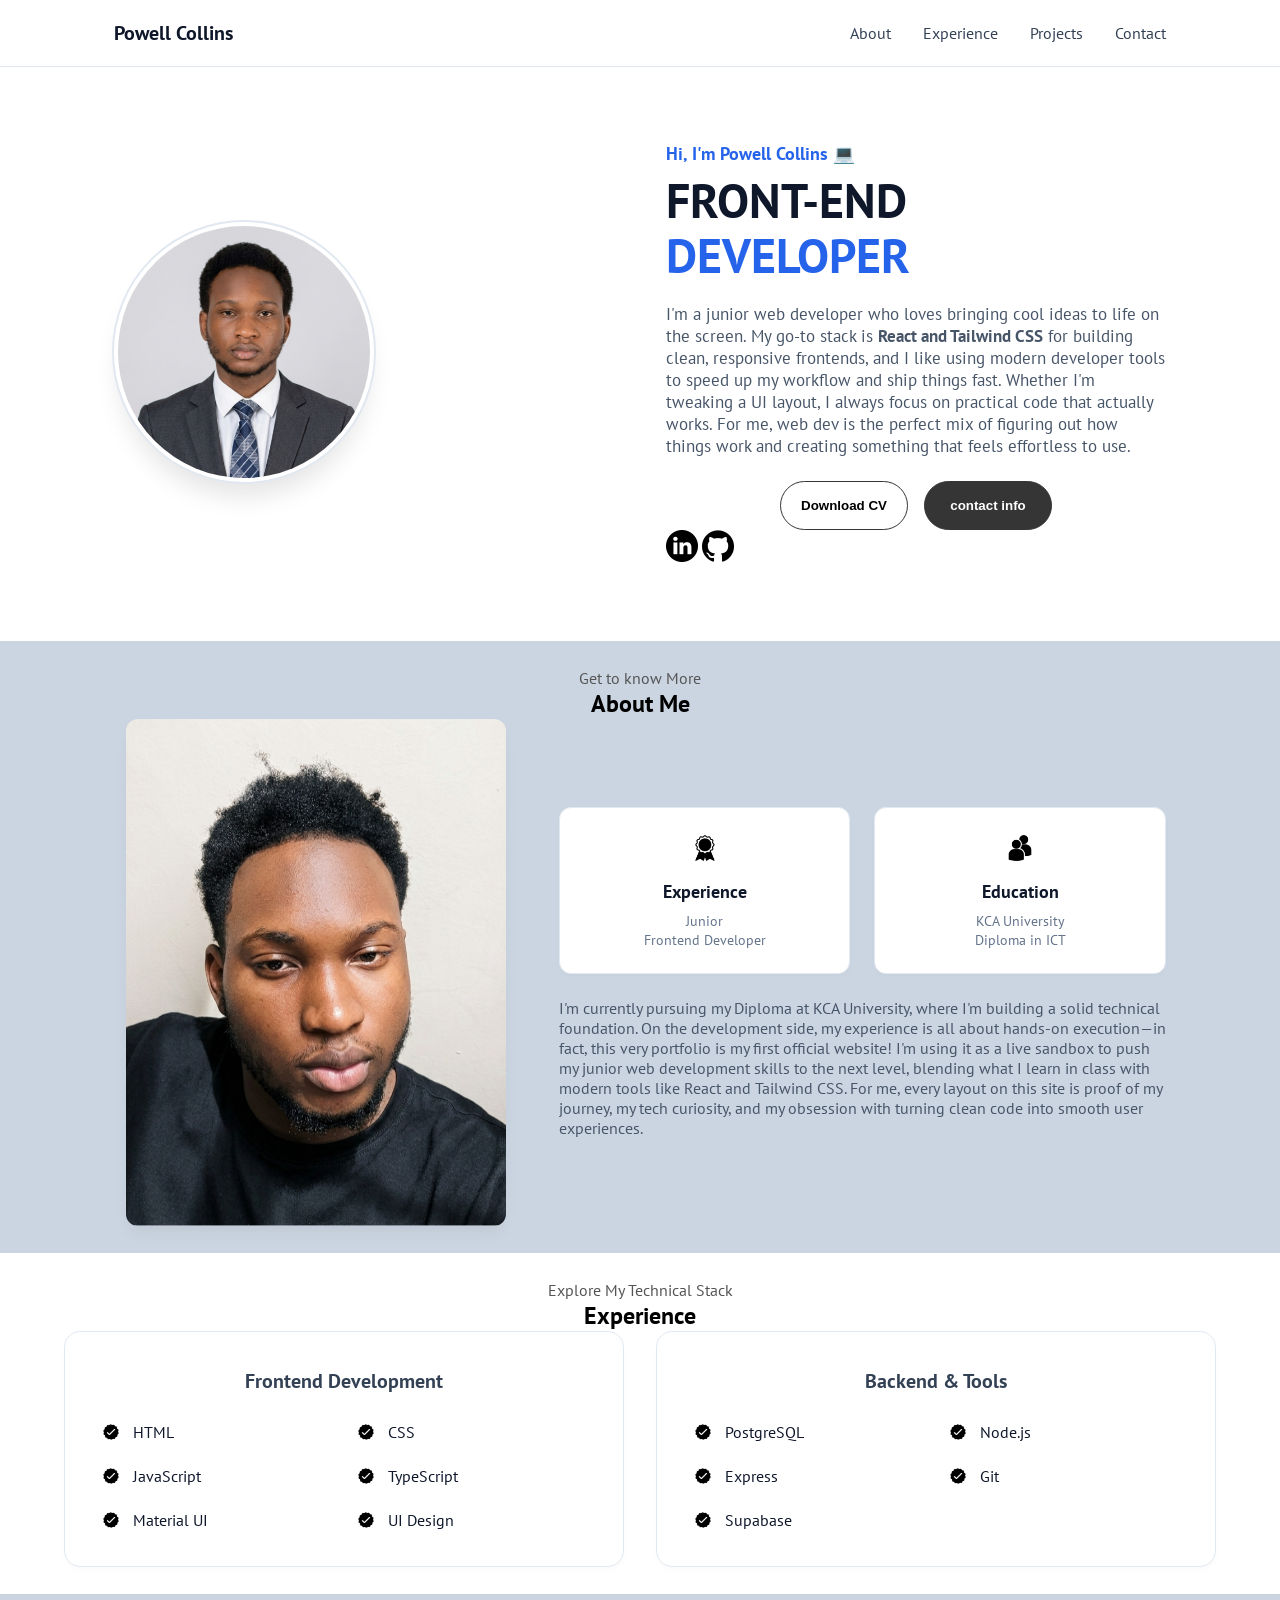
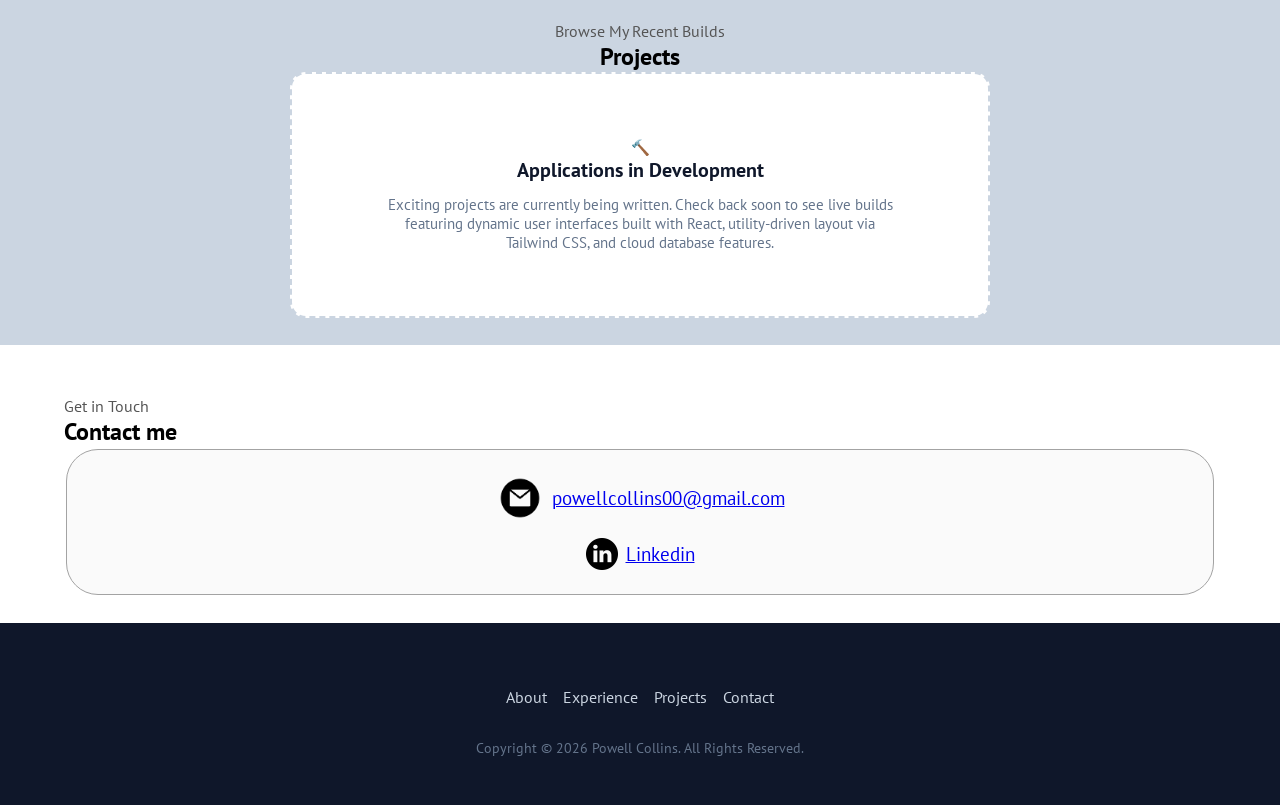
<file: index.html>
<!DOCTYPE html>
<html lang="en">
<head>
    <meta charset="UTF-8">
    <meta name="viewport" content="width=device-width, initial-scale=1.0">
    <title>My portfolio</title>
    <link rel="stylesheet" href="styles/styles.css">
    <link rel="stylesheet" href="styles/mediaqueries.css">
</head>
<body>
    <header>
     <nav class="nav-container" aria-label="Main Navigation">
            <div class="logo">Powell Collins</div>
            <ul class="nav-links">
                <li><a href="#about">About</a></li>
                <li><a href="#experience">Experience</a></li>
                <li><a href="#projects">Projects</a></li>
                <li><a href="#contact">Contact</a></li>
            </ul>
        </nav>
        </header>
    <nav id="hamburger-nav">
        <div class="logo"> Powell Collins</div>
        <div class="hamburger-menu">
            <div class="hamburger-icon" onclick="toggleMenu()">
                <span></span>
                <span></span>
                <span></span>
            </div>
            <div class="menu-links">
                <li><a href="#about" onclick="toggleMenu()">About</a></li>
                <li><a href="#experience" onclick="toggleMenu()">Experience</a></li>
                <li><a href="#projects" onclick="toggleMenu()">Projects</a></li>
                <li><a href="#contact" onclick="toggleMenu()">Contacts</a></li>
            </div>
        </div>
    </nav>
    <section id="hero" class="section-wrapper">
            <div class="hero-container">
                <div class="profile-pic-box">
                    <img alt="Powell Collins professional portrait" src="./assets/profile pic.jpeg" class="profile-img">
                </div>
         <div class="hero-text-box">
                    <p class="subtitle">Hi, I'm Powell Collins 💻</p>
                    <h1 class="main-title">FRONT-END <br><span class="highlight">DEVELOPER</span></h1>
                    <p class="bio-text">
                        I'm a junior web developer who loves bringing cool ideas to life on the screen. My go-to stack is <strong>React and Tailwind CSS</strong> for building clean, 
                        responsive frontends, and I like using modern developer tools to speed up my workflow and ship things fast. Whether I'm tweaking a UI layout, 
                        I always focus on practical code that actually works. For me, web dev is the perfect mix of figuring out how things work and creating something that feels effortless to use.
                    </p>
          <div class="btn-container">
            <button class="btn__color-2 btn" 
            onclick="window.open('assets/Powell_Collins_CV_3.pdf')">Download CV 
         </button>
            <button class="btn__color-1 btn" 
            onclick="location.href='./#contact'">contact info
         </button>
            </div>
               <div class="social-containers">
                <img src="./assets/linkedin.png" alt="My linkedin profile"
               class="icon" onclick="location.href='https://www.linkedin.com/in/powellcollins'">
               <img src="./assets/github.png" alt="My github profile"
             class="icon" onclick="location.href='https://www.github.com/Onyasswith2s'">
            </div>
        </div>
    </section>
    <section id="about" class="section-wrapper bg-alt">
            <div class="container">
                <p class="section-tagline">Get to know More</p>
                <h2 class="section-title">About Me</h2>
                
                <div class="about-grid">
                    <div class="about-img-box">
                       <img alt="Powell working on programming concepts" src="./assets/about me.png" class="about-img">
                    </div>
                    <div class="about-content">
                        <div class="card-grid">
                            <div class="info-card">
                                <img alt="" src="./assets/experience.png" class="card-icon">
                                <h3>Experience</h3>
                                <p>Junior<br>Frontend Developer</p>
                            </div>
                            <div class="info-card">
                                <img alt="" src="./assets/education.png" class="card-icon">
                                <h3>Education</h3>
                                <p>KCA University<br>Diploma in ICT</p>
                            </div>
                        </div>
                        <p class="about-narrative">
                            I'm currently pursuing my Diploma at KCA University, 
                            where I'm building a solid technical foundation. On the development side, 
                            my experience is all about hands-on execution—in fact, 
                            this very portfolio is my first official website! 
                            I'm using it as a live sandbox to push my junior web development skills to the next level, 
                            blending what I learn in class with modern tools like React and Tailwind CSS. For me, every layout on this site is proof of my journey, 
                            my tech curiosity, and my obsession with turning clean code into smooth user experiences.
                        </p>
                    </div>
                </div>
            </div>
        </section>
    <section id="experience" class="section-wrapper">
            <div class="container">
                <p class="section-tagline">Explore My Technical Stack</p>
                <h2 class="section-title">Experience</h2>
                
                <div class="experience-grid">
                    <div class="tech-panel">
                        <h3 class="panel-title">Frontend Development</h3>
                        <div class="skills-list">
                            <article class="skill-item">
                                <img alt="" src="./assets/checkmark.png" class="check-icon">
                                <span class="skill-name">HTML</span>
                            </article>
                            <article class="skill-item">
                                <img alt="" src="./assets/checkmark.png" class="check-icon">
                                <span class="skill-name">CSS</span>
                            </article>
                            <article class="skill-item">
                                <img alt="" src="./assets/checkmark.png" class="check-icon">
                                <span class="skill-name">JavaScript</span>
                            </article>
                            <article class="skill-item">
                                <img alt="" src="./assets/checkmark.png" class="check-icon">
                                <span class="skill-name">TypeScript</span>
                            </article>
                            <article class="skill-item">
                                <img alt="" src="./assets/checkmark.png" class="check-icon">
                                <span class="skill-name">Material UI</span>
                            </article>
                            <article class="skill-item">
                                <img alt="" src="./assets/checkmark.png" class="check-icon">
                                <span class="skill-name">UI Design</span>
                            </article>
                        </div>
                    </div>
                    
                    <div class="tech-panel">
                        <h3 class="panel-title">Backend & Tools</h3>
                        <div class="skills-list">
                            <article class="skill-item">
                                <img alt="" src="./assets/checkmark.png" class="check-icon">
                                <span class="skill-name">PostgreSQL</span>
                            </article>
                            <article class="skill-item">
                                <img alt="" src="./assets/checkmark.png" class="check-icon">
                                <span class="skill-name">Node.js</span>
                            </article>
                            <article class="skill-item">
                                <img alt="" src="./assets/checkmark.png" class="check-icon">
                                <span class="skill-name">Express</span>
                            </article>
                            <article class="skill-item">
                                <img alt="" src="./assets/checkmark.png" class="check-icon">
                                <span class="skill-name">Git</span>
                            </article>
                            <article class="skill-item">
                                <img alt="" src="./assets/checkmark.png" class="check-icon">
                                <span class="skill-name">Supabase</span>
                            </article>
                        </div>
                    </div>
                </div>
            </div>
        </section>
   <section id="projects" class="section-wrapper bg-alt">
            <div class="container">
                <p class="section-tagline">Browse My Recent Builds</p>
                <h2 class="section-title">Projects</h2>
                <div class="placeholder-project-card">
                    <p class="placeholder-emoji">🔨</p>
                    <h3>Applications in Development</h3>
                    <p>Exciting projects are currently being written. Check back soon to see live builds featuring dynamic user interfaces built with React, utility-driven layout via Tailwind CSS, and cloud database features.</p>
                </div>
            </div>
        </section>
    <section id="contact">
        <p class="about__text_p1">Get in Touch</p>
        <h1 class="title">Contact me</h1>
        <div class="contact-info--upper-container">
          <div class="contact-info-container">
            <img class="icon email-icon"
            src="./assets/email.png" 
            alt="Email Icon">
            <p><a href="mailto:powellcollins00@gmail.com">
            powellcollins00@gmail.com </a>
            </p>
          </div>
          <div class="contact-info-container">
            <img class="icon contact-icon"
            src="./assets/linkedin.png" 
            alt="linkedin Icon">
            <p><a href="https://www.linkedin.com/in/powell-collins-a682a32ba/">
            Linkedin</a>
            </p>
          </div>
        </div>
    </section>
    <footer class="foot">
        <nav aria-label="Footer Nav">
            <ul class="footer-links">
                <li><a href="#about">About</a></li>
                <li><a href="#experience">Experience</a></li>
                <li><a href="#projects">Projects</a></li>
                <li><a href="#contact">Contact</a></li>
            </ul>
        </nav>
        <p class="copyright">Copyright &copy; 2026 Powell Collins. All Rights Reserved.</p>
    </footer>
    <script src="script.js"></script>
</body>
</html>
</file>
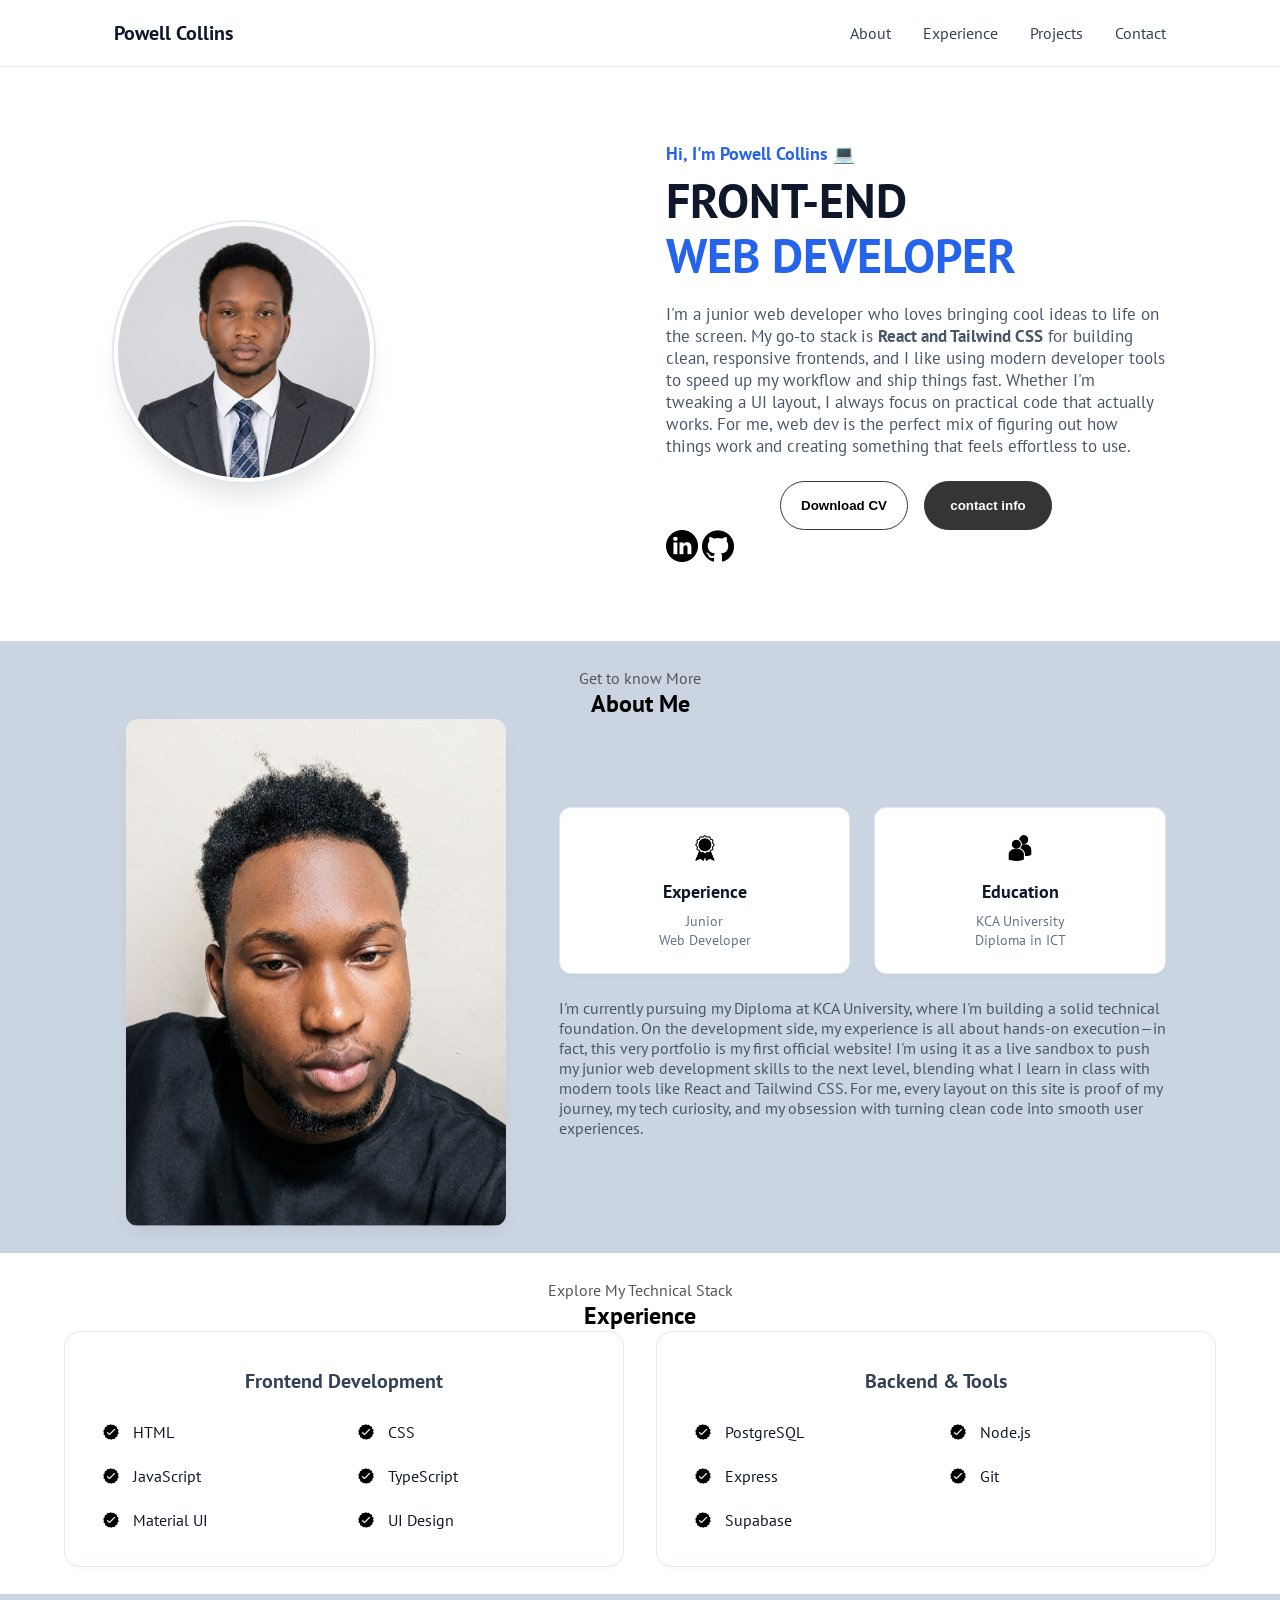
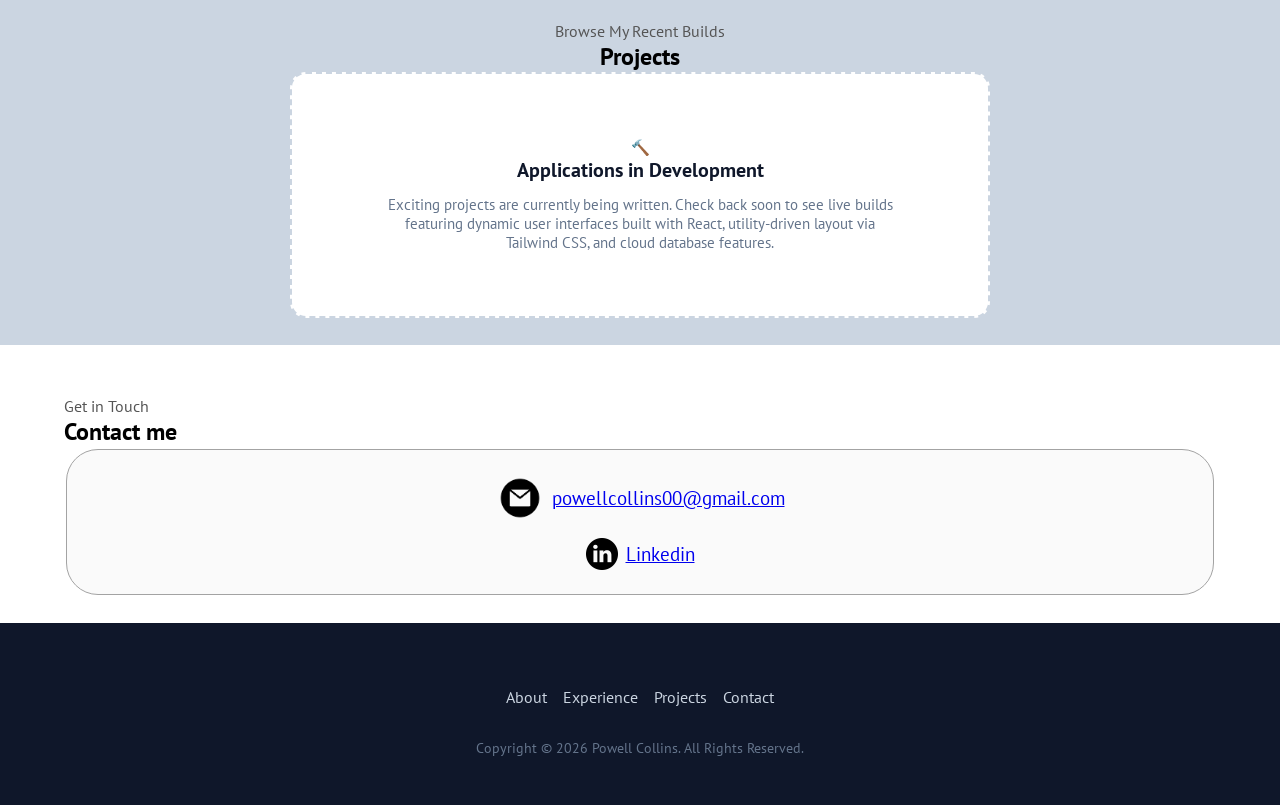
<file: web-portfolio/index.html>
<!DOCTYPE html>
<html lang="en">
<head>
    <meta charset="UTF-8">
    <meta name="viewport" content="width=device-width, initial-scale=1.0">
    <title>My portfolio</title>
    <link rel="stylesheet" href="styles/styles.css">
    <link rel="stylesheet" href="styles/mediaqueries.css">
</head>
<body>
    <header>
     <nav class="nav-container" aria-label="Main Navigation">
            <div class="logo">Powell Collins</div>
            <ul class="nav-links">
                <li><a href="#about">About</a></li>
                <li><a href="#experience">Experience</a></li>
                <li><a href="#projects">Projects</a></li>
                <li><a href="#contact">Contact</a></li>
            </ul>
        </nav>
        </header>
    <nav id="hamburger-nav">
        <div class="logo"> Powell Collins</div>
        <div class="hamburger-menu">
            <div class="hamburger-icon" onclick="toggleMenu()">
                <span></span>
                <span></span>
                <span></span>
            </div>
            <div class="menu-links">
                <li><a href="#about" onclick="toggleMenu()">About</a></li>
                <li><a href="#experience" onclick="toggleMenu()">Experience</a></li>
                <li><a href="#projects" onclick="toggleMenu()">Projects</a></li>
                <li><a href="#contact" onclick="toggleMenu()">Contacts</a></li>
            </div>
        </div>
    </nav>
    <section id="hero" class="section-wrapper">
            <div class="hero-container">
                <div class="profile-pic-box">
                    <img alt="Powell Collins professional portrait" src="./assets/profile pic.jpeg" class="profile-img">
                </div>
         <div class="hero-text-box">
                    <p class="subtitle">Hi, I'm Powell Collins 💻</p>
                    <h1 class="main-title">FRONT-END <br><span class="highlight">WEB DEVELOPER</span></h1>
                    <p class="bio-text">
                        I'm a junior web developer who loves bringing cool ideas to life on the screen. My go-to stack is <strong>React and Tailwind CSS</strong> for building clean, 
                        responsive frontends, and I like using modern developer tools to speed up my workflow and ship things fast. Whether I'm tweaking a UI layout, 
                        I always focus on practical code that actually works. For me, web dev is the perfect mix of figuring out how things work and creating something that feels effortless to use.
                    </p>
          <div class="btn-container">
            <button class="btn__color-2 btn" 
            onclick="window.open('./assets/RESUME.pdf')">Download CV
         </button>
            <button class="btn__color-1 btn" 
            onclick="location.href='./#contact'">contact info
         </button>
            </div>
               <div class="social-containers">
                <img src="./assets/linkedin.png" alt="My linkedin profile"
               class="icon" onclick="location.href='https://www.linkedin.com/in/powellcollins'">
               <img src="./assets/github.png" alt="My github profile"
             class="icon" onclick="location.href='https://www.github.com/Onyasswith2s'">
            </div>
        </div>
    </section>
    <section id="about" class="section-wrapper bg-alt">
            <div class="container">
                <p class="section-tagline">Get to know More</p>
                <h2 class="section-title">About Me</h2>
                
                <div class="about-grid">
                    <div class="about-img-box">
                       <img alt="Powell working on programming concepts" src="./assets/about me.png" class="about-img">
                    </div>
                    <div class="about-content">
                        <div class="card-grid">
                            <div class="info-card">
                                <img alt="" src="./assets/experience.png" class="card-icon">
                                <h3>Experience</h3>
                                <p>Junior<br>Web Developer</p>
                            </div>
                            <div class="info-card">
                                <img alt="" src="./assets/education.png" class="card-icon">
                                <h3>Education</h3>
                                <p>KCA University<br>Diploma in ICT</p>
                            </div>
                        </div>
                        <p class="about-narrative">
                            I'm currently pursuing my Diploma at KCA University, 
                            where I'm building a solid technical foundation. On the development side, 
                            my experience is all about hands-on execution—in fact, 
                            this very portfolio is my first official website! 
                            I'm using it as a live sandbox to push my junior web development skills to the next level, 
                            blending what I learn in class with modern tools like React and Tailwind CSS. For me, every layout on this site is proof of my journey, 
                            my tech curiosity, and my obsession with turning clean code into smooth user experiences.
                        </p>
                    </div>
                </div>
            </div>
        </section>
    <section id="experience" class="section-wrapper">
            <div class="container">
                <p class="section-tagline">Explore My Technical Stack</p>
                <h2 class="section-title">Experience</h2>
                
                <div class="experience-grid">
                    <div class="tech-panel">
                        <h3 class="panel-title">Frontend Development</h3>
                        <div class="skills-list">
                            <article class="skill-item">
                                <img alt="" src="./assets/checkmark.png" class="check-icon">
                                <span class="skill-name">HTML</span>
                            </article>
                            <article class="skill-item">
                                <img alt="" src="./assets/checkmark.png" class="check-icon">
                                <span class="skill-name">CSS</span>
                            </article>
                            <article class="skill-item">
                                <img alt="" src="./assets/checkmark.png" class="check-icon">
                                <span class="skill-name">JavaScript</span>
                            </article>
                            <article class="skill-item">
                                <img alt="" src="./assets/checkmark.png" class="check-icon">
                                <span class="skill-name">TypeScript</span>
                            </article>
                            <article class="skill-item">
                                <img alt="" src="./assets/checkmark.png" class="check-icon">
                                <span class="skill-name">Material UI</span>
                            </article>
                            <article class="skill-item">
                                <img alt="" src="./assets/checkmark.png" class="check-icon">
                                <span class="skill-name">UI Design</span>
                            </article>
                        </div>
                    </div>
                    
                    <div class="tech-panel">
                        <h3 class="panel-title">Backend & Tools</h3>
                        <div class="skills-list">
                            <article class="skill-item">
                                <img alt="" src="./assets/checkmark.png" class="check-icon">
                                <span class="skill-name">PostgreSQL</span>
                            </article>
                            <article class="skill-item">
                                <img alt="" src="./assets/checkmark.png" class="check-icon">
                                <span class="skill-name">Node.js</span>
                            </article>
                            <article class="skill-item">
                                <img alt="" src="./assets/checkmark.png" class="check-icon">
                                <span class="skill-name">Express</span>
                            </article>
                            <article class="skill-item">
                                <img alt="" src="./assets/checkmark.png" class="check-icon">
                                <span class="skill-name">Git</span>
                            </article>
                            <article class="skill-item">
                                <img alt="" src="./assets/checkmark.png" class="check-icon">
                                <span class="skill-name">Supabase</span>
                            </article>
                        </div>
                    </div>
                </div>
            </div>
        </section>
   <section id="projects" class="section-wrapper bg-alt">
            <div class="container">
                <p class="section-tagline">Browse My Recent Builds</p>
                <h2 class="section-title">Projects</h2>
                <div class="placeholder-project-card">
                    <p class="placeholder-emoji">🔨</p>
                    <h3>Applications in Development</h3>
                    <p>Exciting projects are currently being written. Check back soon to see live builds featuring dynamic user interfaces built with React, utility-driven layout via Tailwind CSS, and cloud database features.</p>
                </div>
            </div>
        </section>
    <section id="contact">
        <p class="about__text_p1">Get in Touch</p>
        <h1 class="title">Contact me</h1>
        <div class="contact-info--upper-container">
          <div class="contact-info-container">
            <img class="icon email-icon"
            src="./assets/email.png" 
            alt="Email Icon">
            <p><a href="mailto:powellcollins00@gmail.com">
            powellcollins00@gmail.com </a>
            </p>
          </div>
          <div class="contact-info-container">
            <img class="icon contact-icon"
            src="./assets/linkedin.png" 
            alt="linkedin Icon">
            <p><a href="https://www.linkedin.com/in/powell-collins-a682a32ba/">
            Linkedin</a>
            </p>
          </div>
        </div>
    </section>
    <footer class="foot">
        <nav aria-label="Footer Nav">
            <ul class="footer-links">
                <li><a href="#about">About</a></li>
                <li><a href="#experience">Experience</a></li>
                <li><a href="#projects">Projects</a></li>
                <li><a href="#contact">Contact</a></li>
            </ul>
        </nav>
        <p class="copyright">Copyright &copy; 2026 Powell Collins. All Rights Reserved.</p>
    </footer>
    <script src="script.js"></script>
</body>
</html>
</file>
<file: styles/styles.css>
/*GENERAL*/


@import url('https://fonts.googleapis.com/css2?family=Old+Standard+TT:ital,wght@0,400;0,700;1,400&family=PT+Sans:ital,wght@0,400;0,700;1,400;1,700&family=Poppins:ital,wght@0,100;0,200;0,300;0,400;0,500;0,600;0,700;0,800;0,900;1,100;1,200;1,300;1,400;1,500;1,600;1,700;1,800;1,900&display=swap');

* {
    margin: 0;
    padding: 0;
}

body {
    font-family:"PT Sans", sans-serif; 
}
html {
    scroll-behavior: smooth;
}

p {
    color: rgb(85, 85, 85);
}

/*TRANSITION*/

a, 
.btn {
    transition: all 300ms ease;
}

/* ==========================================================================
   3. HEADER & NAVIGATION STYLES
   ========================================================================== */
header {
    background-color: rgba(255, 255, 255, 0.95);
    position: sticky;
    top: 0;
    z-index: 100;
    border-bottom: 1px solid #e2e8f0;
    backdrop-filter: blur(8px);
}

.nav-container {
    display: flex;
    justify-content: space-between;
    align-items: center;
    max-width: 1100px;
    margin: 0 auto;
    padding: 1.25rem 1.5rem;
}

.logo {
    font-size: 1.25rem;
    font-weight: 700;
    color: #0f172a;
}

.nav-links {
    display: flex;
    gap: 2rem;
    list-style: none;
}

.nav-links a {
    text-decoration: none;
    color: #334155;
    font-weight: 500;
    transition: color 0.2s ease;
}

.nav-links a:hover {
    color: #2563eb; /* Primary accent branding blue color */
}

/*HUMBERGER MENU*/

#hamburger-nav {
    display: none;
}

.hamburger-menu {
    position: relative;
    display: inline-block;
    margin-right: 3rem;
}

.hamburger-icon {
    display: flex;
    flex-direction: column;
    justify-content: space-between;
    height: 24px;
    width: 30px;
    cursor: pointer;
}

.hamburger-icon span {
    width: 30px;
    height: 2px;
    background-color:black;
    transition: all 0.3s ease-in-out;
}

.hamburger-line {
    font-size: small;
}

.menu-links {
    position: absolute;
    top: 100%;
    right: 0;
    left: auto;
    background-color: white;
    width: max-content;
    max-width: calc(100vw - 2rem);
    max-height: 0;
    box-sizing: border-box;
    overflow: hidden;
    transition: all 0.3s ease-in-out;
}

.menu-links a {
    display: block;
    padding: 10px;
    text-align: center;
    font-size: 1.5rem;
    color: black;
    text-decoration: none;
    overflow-wrap: break-word;
    transition: all 0.3s ease-in-out;
}

.menu-links li{
    list-style: none;
}

.menu-links.open {
    max-height: 300px;
    margin-right: 3rem;
}

.menu-links:hover a {
    color: grey;
    transition: color, 0.3s, ease-in-out;
    text-decoration-color: rgb(181, 181, 181);
}

.hamburger-icon.open span:first-child {
    transform: rotate(45deg) translate(10px, 5px);
}

.hamburger-icon.open span:nth-child(2) {
    opacity: 0;
}

.hamburger-icon.open span:last-child {
    transform: rotate(-45deg) translate(10px, -5px);
}

.hamburger-icon span:first-child {
    transform: none;
    opacity: 1;
}

/*SECTIONS*/
section {
    padding-top: 3vh;
    padding-bottom: 3vh;
    margin: 0 10rem;
    box-sizing: border-box;
    min-height: fit-content;
}


.section-container {
    display: flex;
}

/* ==========================================================================
   4. HERO / PROFILE SECTION STYLES
   ========================================================================== */
.hero-container {
    display: flex;
    align-items: center;
    justify-content: space-between;
    max-width: 1100px;
    margin: 0 auto;
    padding: 3rem 1.5rem;
    gap: 4rem;
}

.profile-pic-box {
    flex-shrink: 0;
}

.profile-img {
    width: 320px;
    height: 320px;
    border-radius: 50%;
    object-fit: cover;
    box-shadow: 0 20px 25px -5px rgba(0, 0, 0, 0.1);
    border: 4px solid #ffffff;
    outline: 2px solid #e2e8f0;
}

.hero-text-box {
    max-width: 600px;
}

.subtitle {
    font-size: 1.1rem;
    color: #2563eb;
    font-weight: 600;
    margin-bottom: 0.5rem;
}

.main-title {
    font-size: 3rem;
    font-weight: 800;
    line-height: 1.15;
    color: #0f172a;
    margin-bottom: 1.25rem;
}

.highlight {
    color: #2563eb;
}

.bio-text {
    font-size: 1.05rem;
    color: #475569;
    margin-bottom: 1.5rem;
}

/*ICONS*/

#social-containers {
    display: flex;
    justify-content: center;
}
.icon {cursor: pointer;
    height: 2rem;
}

/*BUTTONS*/
.btn-container {
    display: flex;
    justify-content: center;
    gap: 1rem;
}

.btn {
    font-weight: 600;
    transition: all 300ms ease;
    padding: 1rem;
    width: 8rem;
    border-radius: 2rem;
}

.btn__color-1,
.btn__color-2 {
    border: rgb(53, 53, 53) 0.1rem solid;
}

.btn__color-1:hover,
.btn__color-2:hover {
    cursor: pointer;
}

.btn__color-1,
.btn__color-2:hover {
    background: rgb(53, 53, 53);
    color: white;
}

.btn__color-1:hover {
    background: rgb(0, 0, 0);
}

.btn__color-2{
    background: none;
}

.btn__color-2:hover {
    border: rgb(225, 225, 225) 0.1rem solid;
}

.btn-container {
    gap: 1rem;
}

/* ==========================================================================
   5. ABOUT ME SECTION STYLES
   ========================================================================== */
.about-img-box {
    display: flex;
    justify-content: center;
}

.about-grid {
    display: grid;
    grid-template-columns: 1fr 1.5fr;
    gap: 4rem;
    align-items: center;
}

.about-img {
    width: 100%;
    max-width: 380px;
    border-radius: 12px;
    box-shadow: 0 10px 15px -3px rgba(0, 0, 0, 0.05);
}

.card-grid {
    display: grid;
    grid-template-columns: 1fr 1fr;
    gap: 1.5rem;
    margin-bottom: 1.5rem;
    min-width: 0;
}

.info-card {
    background: #ffffff;
    border: 1px solid #e2e8f0;
    padding: 1.5rem;
    border-radius: 12px;
    text-align: center;
    box-shadow: 0 4px 6px -1px rgba(0, 0, 0, 0.02);
    min-width: 0;
}

.card-icon {
    width: 32px;
    height: 32px;
    margin-bottom: 0.75rem;
}

.info-card h3 {
    font-size: 1.1rem;
    margin-bottom: 0.5rem;
    color: #0f172a;
}

.info-card p {
    font-size: 0.9rem;
    color: #64748b;
}

.about-narrative {
    color: #475569;
    font-size: 1rem;
}

#about.section-wrapper {
    background-color: #cbd5e1;
    margin-left: 0rem;
    margin-right: 0rem;
    align-items: center;
}

#about .container {
    max-width: 1100px;
    margin: 0 auto;
    padding: 0 1.5rem;
    box-sizing: border-box;
}

/* ==========================================================================
   6. SKILLS & EXPERIENCE SECTION STYLES
   ========================================================================== */
.experience-grid {
    display: grid;
    grid-template-columns: 1fr 1fr;
    gap: 2rem;
}

.tech-panel {
    background: #ffffff;
    border: 1px solid #e2e8f0;
    border-radius: 16px;
    padding: 2.25rem;
    box-shadow: 0 4px 6px -1px rgba(0, 0, 0, 0.02);
}

.panel-title {
    font-size: 1.25rem;
    color: #334155;
    margin-bottom: 1.75rem;
    text-align: center;
    font-weight: 600;
}

.skills-list {
    display: grid;
    grid-template-columns: 1fr 1fr;
    gap: 1.5rem;
}

.skill-item {
    display: flex;
    align-items: center;
    gap: 0.75rem;
}

.check-icon {
    width: 20px;
    height: 20px;
    flex-shrink: 0;
}

.skill-name {
    font-weight: 500;
    font-size: 1rem;
    color: #0f172a;
}

/* ==========================================================================
   7. PROJECT PLACEHOLDER SECTION STYLES
   ========================================================================== */
.placeholder-project-card {
    background: #ffffff;
    border: 2px dashed #cbd5e1;
    border-radius: 16px;
    padding: 4rem 2rem;
    text-align: center;
    max-width: 700px;
    margin: 0 auto;
    align-items: center;
}

.placeholder-emoji {
    font-size: 2.5rem;
    margin-bottom: 1rem;
}

.placeholder-project-card h3 {
    font-size: 1.25rem;
    color: #0f172a;
    margin-bottom: 0.75rem;
}

.placeholder-project-card p {
    color: #64748b;
    max-width: 520px;
    margin: 0 auto;
    font-size: 0.95rem;
    align-items: center;
}

#projects.section-wrapper {
    background-color: #cbd5e1;
    margin-left: 0rem;
    margin-right: 0rem;
    align-items: center;
}

.section-tagline {
    text-align: center;
}

.section-title {
    text-align: center;
}

.container {
    align-items: center;
}

/*CONTACT*/

#contact {
    display: flex;
    justify-content: flex-start;
    flex-direction: column;
    margin-top: 1.5rem;
}

.contact-info--upper-container {
    justify-content: center;
    border-radius: 2rem;
    border: rgb(53, 53, 53) 0.1rem solid;
    border-color: rgb(163, 163, 163);
    background: rgb(250, 250, 250);
    margin: 0.1rem;
    padding: 0.5rem;
    overflow: hidden;
}

.contact-info-container {
    display: flex;
    align-items: center;
    justify-content: center;
    gap: 0.5rem;
    margin: 1rem;
}

.contact-info-container p {
    font-size: larger;
}

.contact-icon {
    cursor: default;
}

.email-icon {
    height: 3rem;
}

/*FOOTER SECTION*/

footer {
    background-color: #0f172a; /* Sophisticated deep slate dark footer tone */
    color: #94a3b8;
    padding: 4rem 0 3rem;
    text-align: center;
    margin-block-end: 28px;
    margin-bottom: 28px;
}

.foot { 
    margin-left: 0rem;
    margin-right: 0rem;
    margin-bottom: 0rem;
}

.footer-links {
    display: flex;
    justify-content: center;
    gap: 1rem;
    list-style: none;
    margin-bottom: 2rem;
}

.footer-links a {
    text-decoration: none;
    color: #cbd5e1;
    font-weight: 500;
    transition: color 0.2s ease;
}

.footer-links a:hover {
    color: #ffffff;
}

.copyright {
    font-size: 0.875rem;
    color: #64748b;
}
</file>
<file: styles/mediaqueries.css>
/* ================================================================
   RESPONSIVE STYLES — Powell Collins Portfolio
   ================================================================
   PART A: Universal safety net — applies at EVERY screen size,
   not just inside a breakpoint. This guarantees nothing can push
   past the viewport edge even if a specific breakpoint below has
   a gap or an element is added later without a matching rule.
   ================================================================ */

*, *::before, *::after {
  box-sizing: border-box;
}

html, body {
  max-width: 100%;
  overflow-x: hidden;
}

img, video, svg {
  max-width: 100%;
  height: auto;
}

/* Grid/flex children have a hidden default "minimum content width"
   that can force overflow even when their track/parent is narrow.
   This line is the single biggest fix for grids "ignoring" media
   queries — it lets every grid item actually shrink when needed. */
.hero-container,
.hero-container > *,
.about-grid,
.about-grid > *,
.card-grid,
.card-grid > *,
.experience-grid,
.experience-grid > *,
.skills-list,
.skills-list > *,
.tech-panel,
.contact-info--upper-container,
.contact-info-container {
  min-width: 0;
}

section {
  max-width: 100vw;
}


/* ================================================================
   PART B: BREAKPOINTS
   ================================================================ */

/* ---------------- 4K / ULTRA-WIDE (1921px+) ---------------- */
@media screen and (min-width: 1921px) {
  body {
    max-width: 2400px;
    margin: 0 auto;
  }

  section {
    margin: 0 auto;
    max-width: 1700px;
    padding-top: 6vh;
  }

  .nav-container,
  .hero-container {
    max-width: 1400px;
  }

  .main-title {
    font-size: 3.75rem;
  }

  .profile-img {
    width: 400px;
    height: 400px;
  }

  .about-img {
    max-width: 480px;
  }
}

/* ---------------- LAPTOP L (1601px - 1920px) ---------------- */
@media screen and (min-width: 1601px) and (max-width: 1920px) {
  section {
    margin: 0 12rem;
  }
}

/* ---------------- LAPTOPS (1301px - 1600px) ---------------- */
@media screen and (min-width: 1301px) and (max-width: 1600px) {
  section {
    margin: 0 6rem;
  }
}

/* ---------------- SMALL LAPTOPS (1025px - 1300px) ---------------- */
@media screen and (min-width: 1025px) and (max-width: 1300px) {
  section {
    margin: 0 4rem;
  }

  .hero-container {
    gap: 2.5rem;
  }

  .profile-img {
    width: 260px;
    height: 260px;
  }

  .hero-text-box {
    max-width: 500px;
  }

  .about-grid {
    gap: 2.5rem;
  }
}

/* ---------------- TABLETS (901px - 1024px) ---------------- */
@media screen and (min-width: 901px) and (max-width: 1024px) {
  section {
    margin: 0 3rem;
    padding-top: 3vh;
  }

  .nav-container {
    padding: 1.25rem 1rem;
  }

  .nav-links {
    gap: 1.25rem;
  }

  .hero-container {
    flex-direction: column;
    text-align: center;
    gap: 2rem;
    padding: 2rem 1rem;
  }

  .profile-img {
    width: 240px;
    height: 240px;
  }

  .hero-text-box {
    max-width: 100%;
  }

  .btn-container {
    justify-content: center;
  }

  .about-grid {
    grid-template-columns: 1fr;
    gap: 2rem;
  }

  .about-img-box {
    display: flex;
    justify-content: center;
  }

  .about-img {
    max-width: 320px;
  }

  .experience-grid {
    gap: 1.5rem;
  }
}

/* ---------------- NAV SWITCH (max-width: 900px) ---------------- */
@media screen and (max-width: 900px) {
  header {
    display: none;
  }

  #hamburger-nav {
    display: flex;
    justify-content: space-between;
    align-items: center;
    height: 10vh;
    padding: 0 1.5rem;
    background-color: rgba(255, 255, 255, 0.95);
    position: sticky;
    top: 0;
    z-index: 100;
    border-bottom: 1px solid #e2e8f0;
  }

  .menu-links {
    z-index: 10;
  }
}

/* ---------------- LARGE PHONES / SMALL TABLETS (601px - 900px) ---------------- */
@media screen and (min-width: 601px) and (max-width: 900px) {

  section {
    margin: 0 2rem;
    padding-top: 3vh;
    padding-bottom: 3vh;
  }

  .hero-container {
    flex-direction: column;
    text-align: center;
    gap: 1.75rem;
    padding: 2rem 1rem;
  }

  .profile-img {
    width: 220px;
    height: 220px;
  }

  .hero-text-box {
    max-width: 100%;
  }

  .main-title {
    font-size: 2.2rem;
  }

  .btn-container {
    justify-content: center;
    flex-wrap: wrap;
  }

  #social-containers {
    display: flex;
    justify-content: center;
    gap: 1.5rem;
    margin-top: 1rem;
  }

  .about-grid {
    grid-template-columns: 1fr;
    gap: 1.75rem;
  }

  .about-img-box {
    display: flex;
    justify-content: center;
  }

  .about-img {
    max-width: 280px;
  }

  .card-grid {
    grid-template-columns: 1fr 1fr;
    gap: 1rem;
  }

  .experience-grid {
    grid-template-columns: 1fr;
    gap: 1.5rem;
  }

  .tech-panel {
    padding: 1.5rem;
  }

  .skills-list {
    grid-template-columns: 1fr 1fr;
  }

  .placeholder-project-card {
    padding: 2.5rem 1.5rem;
    max-width: 100%;
  }

  #contact {
    margin-top: 1.5rem;
  }

  .contact-info--upper-container {
    flex-direction: column;
  }

  .footer-links {
    flex-wrap: wrap;
    gap: 1rem 1.5rem;
  }
}

/* ---------------- PHONES (401px - 600px) ---------------- */
@media screen and (min-width: 401px) and (max-width: 600px) {

  section {
    margin: 0 1.5rem;
    padding-top: 3vh;
    padding-bottom: 3vh;
  }

  .nav-container {
    padding: 1rem;
  }

  .hero-container {
    flex-direction: column;
    text-align: center;
    gap: 1.5rem;
    padding: 1.5rem 0.5rem;
  }

  .profile-img {
    width: 200px;
    height: 200px;
  }

  .hero-text-box {
    max-width: 100%;
  }

  .main-title {
    font-size: 1.9rem;
  }

  .bio-text {
    font-size: 0.95rem;
  }

  .btn-container {
    flex-direction: column;
    align-items: center;
    gap: 1rem;
  }

  .btn {
    width: 12rem;
  }

  #social-containers {
    display: flex;
    justify-content: center;
    gap: 1.5rem;
    margin-top: 1rem;
  }

  .about-grid {
    grid-template-columns: 1fr;
    gap: 1.5rem;
  }

  .about-img-box {
    display: flex;
    justify-content: center;
  }

  .about-img {
    max-width: 240px;
  }

  .card-grid {
    grid-template-columns: 1fr 1fr;
    gap: 1rem;
  }

  .info-card {
    padding: 1rem;
  }

  .about-narrative {
    font-size: 0.95rem;
  }

  .experience-grid {
    grid-template-columns: 1fr;
    gap: 1.25rem;
  }

  .tech-panel {
    padding: 1.25rem;
  }

  .skills-list {
    grid-template-columns: 1fr 1fr;
    gap: 1rem;
  }

  .placeholder-project-card {
    padding: 2rem 1.25rem;
  }

  #contact {
    margin-top: 1.5rem;
  }

  .contact-info--upper-container {
    flex-direction: column;
  }

  .contact-info-container {
    flex-wrap: wrap;
    text-align: center;
  }

  footer {
    padding: 2.5rem 1rem 2rem;
  }

  .footer-links {
    flex-wrap: wrap;
    gap: 0.75rem 1.25rem;
  }
}

/* ---------------- QUICK-ACCESS NAV (max-width: 450px) ---------------- */
@media screen and (max-width: 450px) {
  #hamburger-nav {
    position: fixed;
    top: 0;
    left: 0;
    right: 0;
    width: 100%;
    z-index: 200;
    background-color: rgba(255, 255, 255, 0.97);
    backdrop-filter: blur(8px);
    box-shadow: 0 1px 4px rgba(0, 0, 0, 0.08);
  }

  #hero {
    padding-top: calc(10vh + 1.5rem);
  }

  .menu-links {
    position: fixed;
    top: 10vh;
    right: 0;
  }
}

/* ---------------- SMALL PHONES (max-width: 400px) ---------------- */
@media screen and (max-width: 400px) {

  section {
    margin: 0 1rem;
    padding-top: 2.5vh;
    padding-bottom: 2.5vh;
  }

  .nav-container {
    padding: 0.85rem;
  }

  .logo {
    font-size: 1.05rem;
  }

  .hero-container {
    flex-direction: column;
    text-align: center;
    gap: 1.2rem;
    padding: 1.2rem 0.25rem;
  }

  .profile-img {
    width: 160px;
    height: 160px;
  }

  .hero-text-box {
    max-width: 100%;
  }

  .main-title {
    font-size: 1.5rem;
  }

  .subtitle {
    font-size: 0.95rem;
  }

  .bio-text {
    font-size: 0.85rem;
  }

  .btn-container {
    flex-direction: column;
    align-items: center;
    gap: 0.8rem;
  }

  .btn {
    width: 100%;
    max-width: 12rem;
  }

  #social-containers {
    display: flex;
    justify-content: center;
    gap: 1.2rem;
    margin-top: 0.8rem;
  }

  .about-grid {
    grid-template-columns: 1fr;
    gap: 1.2rem;
  }

  .about-img-box {
    display: flex;
    justify-content: center;
  }

  .about-img {
    max-width: 200px;
  }

  .card-grid {
    grid-template-columns: 1fr;
    gap: 0.8rem;
    align-items: center;
    margin-left: 3.7rem;
  }

  .info-card {
    padding: 0.8rem;
    width: 200px;
    justify-items: center;
  }

  .about-narrative {
    font-size: 0.85rem;
  }

  .experience-grid {
    grid-template-columns: 1fr;
    gap: 1rem;
  }

  .tech-panel {
    padding: 1rem;
  }

  .panel-title {
    font-size: 1.05rem;
  }

  .skills-list {
    grid-template-columns: 1fr;
    gap: 0.75rem;
  }

  .placeholder-project-card {
    padding: 1.75rem 1rem;
  }

  .placeholder-project-card h3 {
    font-size: 1.05rem;
  }

  #contact {
    margin-top: 1.2rem;
  }

  .contact-info--upper-container {
    flex-direction: column;
  }

  .contact-info-container p {
    font-size: 0.95rem;
  }

  footer {
    padding: 2rem 0.75rem 1.5rem;
  }

  .footer-links {
    flex-direction: column;
    align-items: center;
    gap: 0.75rem;
    margin-bottom: 1.5rem;
  }
}
</file>
<file: web-portfolio/styles/styles.css>
/*GENERAL*/


@import url('https://fonts.googleapis.com/css2?family=Old+Standard+TT:ital,wght@0,400;0,700;1,400&family=PT+Sans:ital,wght@0,400;0,700;1,400;1,700&family=Poppins:ital,wght@0,100;0,200;0,300;0,400;0,500;0,600;0,700;0,800;0,900;1,100;1,200;1,300;1,400;1,500;1,600;1,700;1,800;1,900&display=swap');

* {
    margin: 0;
    padding: 0;
}

body {
    font-family:"PT Sans", sans-serif; 
}
html {
    scroll-behavior: smooth;
}

p {
    color: rgb(85, 85, 85);
}

/*TRANSITION*/

a, 
.btn {
    transition: all 300ms ease;
}

/* ==========================================================================
   3. HEADER & NAVIGATION STYLES
   ========================================================================== */
header {
    background-color: rgba(255, 255, 255, 0.95);
    position: sticky;
    top: 0;
    z-index: 100;
    border-bottom: 1px solid #e2e8f0;
    backdrop-filter: blur(8px);
}

.nav-container {
    display: flex;
    justify-content: space-between;
    align-items: center;
    max-width: 1100px;
    margin: 0 auto;
    padding: 1.25rem 1.5rem;
}

.logo {
    font-size: 1.25rem;
    font-weight: 700;
    color: #0f172a;
}

.nav-links {
    display: flex;
    gap: 2rem;
    list-style: none;
}

.nav-links a {
    text-decoration: none;
    color: #334155;
    font-weight: 500;
    transition: color 0.2s ease;
}

.nav-links a:hover {
    color: #2563eb; /* Primary accent branding blue color */
}

/*HUMBERGER MENU*/

#hamburger-nav {
    display: none;
}

.hamburger-menu {
    position: relative;
    display: inline-block;
    margin-right: 3rem;
}

.hamburger-icon {
    display: flex;
    flex-direction: column;
    justify-content: space-between;
    height: 24px;
    width: 30px;
    cursor: pointer;
}

.hamburger-icon span {
    width: 30px;
    height: 2px;
    background-color:black;
    transition: all 0.3s ease-in-out;
}

.hamburger-line {
    font-size: small;
}

.menu-links {
    position: absolute;
    top: 100%;
    right: 0;
    left: auto;
    background-color: white;
    width: max-content;
    max-width: calc(100vw - 2rem);
    max-height: 0;
    box-sizing: border-box;
    overflow: hidden;
    transition: all 0.3s ease-in-out;
}

.menu-links a {
    display: block;
    padding: 10px;
    text-align: center;
    font-size: 1.5rem;
    color: black;
    text-decoration: none;
    overflow-wrap: break-word;
    transition: all 0.3s ease-in-out;
}

.menu-links li{
    list-style: none;
}

.menu-links.open {
    max-height: 300px;
    margin-right: 3rem;
}

.menu-links:hover a {
    color: grey;
    transition: color, 0.3s, ease-in-out;
    text-decoration-color: rgb(181, 181, 181);
}

.hamburger-icon.open span:first-child {
    transform: rotate(45deg) translate(10px, 5px);
}

.hamburger-icon.open span:nth-child(2) {
    opacity: 0;
}

.hamburger-icon.open span:last-child {
    transform: rotate(-45deg) translate(10px, -5px);
}

.hamburger-icon span:first-child {
    transform: none;
    opacity: 1;
}

/*SECTIONS*/
section {
    padding-top: 3vh;
    padding-bottom: 3vh;
    margin: 0 10rem;
    box-sizing: border-box;
    min-height: fit-content;
}


.section-container {
    display: flex;
}

/* ==========================================================================
   4. HERO / PROFILE SECTION STYLES
   ========================================================================== */
.hero-container {
    display: flex;
    align-items: center;
    justify-content: space-between;
    max-width: 1100px;
    margin: 0 auto;
    padding: 3rem 1.5rem;
    gap: 4rem;
}

.profile-pic-box {
    flex-shrink: 0;
}

.profile-img {
    width: 320px;
    height: 320px;
    border-radius: 50%;
    object-fit: cover;
    box-shadow: 0 20px 25px -5px rgba(0, 0, 0, 0.1);
    border: 4px solid #ffffff;
    outline: 2px solid #e2e8f0;
}

.hero-text-box {
    max-width: 600px;
}

.subtitle {
    font-size: 1.1rem;
    color: #2563eb;
    font-weight: 600;
    margin-bottom: 0.5rem;
}

.main-title {
    font-size: 3rem;
    font-weight: 800;
    line-height: 1.15;
    color: #0f172a;
    margin-bottom: 1.25rem;
}

.highlight {
    color: #2563eb;
}

.bio-text {
    font-size: 1.05rem;
    color: #475569;
    margin-bottom: 1.5rem;
}

/*ICONS*/

#social-containers {
    display: flex;
    justify-content: center;
}
.icon {cursor: pointer;
    height: 2rem;
}

/*BUTTONS*/
.btn-container {
    display: flex;
    justify-content: center;
    gap: 1rem;
}

.btn {
    font-weight: 600;
    transition: all 300ms ease;
    padding: 1rem;
    width: 8rem;
    border-radius: 2rem;
}

.btn__color-1,
.btn__color-2 {
    border: rgb(53, 53, 53) 0.1rem solid;
}

.btn__color-1:hover,
.btn__color-2:hover {
    cursor: pointer;
}

.btn__color-1,
.btn__color-2:hover {
    background: rgb(53, 53, 53);
    color: white;
}

.btn__color-1:hover {
    background: rgb(0, 0, 0);
}

.btn__color-2{
    background: none;
}

.btn__color-2:hover {
    border: rgb(225, 225, 225) 0.1rem solid;
}

.btn-container {
    gap: 1rem;
}

/* ==========================================================================
   5. ABOUT ME SECTION STYLES
   ========================================================================== */
.about-img-box {
    display: flex;
    justify-content: center;
}

.about-grid {
    display: grid;
    grid-template-columns: 1fr 1.5fr;
    gap: 4rem;
    align-items: center;
}

.about-img {
    width: 100%;
    max-width: 380px;
    border-radius: 12px;
    box-shadow: 0 10px 15px -3px rgba(0, 0, 0, 0.05);
}

.card-grid {
    display: grid;
    grid-template-columns: 1fr 1fr;
    gap: 1.5rem;
    margin-bottom: 1.5rem;
    min-width: 0;
}

.info-card {
    background: #ffffff;
    border: 1px solid #e2e8f0;
    padding: 1.5rem;
    border-radius: 12px;
    text-align: center;
    box-shadow: 0 4px 6px -1px rgba(0, 0, 0, 0.02);
    min-width: 0;
}

.card-icon {
    width: 32px;
    height: 32px;
    margin-bottom: 0.75rem;
}

.info-card h3 {
    font-size: 1.1rem;
    margin-bottom: 0.5rem;
    color: #0f172a;
}

.info-card p {
    font-size: 0.9rem;
    color: #64748b;
}

.about-narrative {
    color: #475569;
    font-size: 1rem;
}

#about.section-wrapper {
    background-color: #cbd5e1;
    margin-left: 0rem;
    margin-right: 0rem;
    align-items: center;
}

#about .container {
    max-width: 1100px;
    margin: 0 auto;
    padding: 0 1.5rem;
    box-sizing: border-box;
}

/* ==========================================================================
   6. SKILLS & EXPERIENCE SECTION STYLES
   ========================================================================== */
.experience-grid {
    display: grid;
    grid-template-columns: 1fr 1fr;
    gap: 2rem;
}

.tech-panel {
    background: #ffffff;
    border: 1px solid #e2e8f0;
    border-radius: 16px;
    padding: 2.25rem;
    box-shadow: 0 4px 6px -1px rgba(0, 0, 0, 0.02);
}

.panel-title {
    font-size: 1.25rem;
    color: #334155;
    margin-bottom: 1.75rem;
    text-align: center;
    font-weight: 600;
}

.skills-list {
    display: grid;
    grid-template-columns: 1fr 1fr;
    gap: 1.5rem;
}

.skill-item {
    display: flex;
    align-items: center;
    gap: 0.75rem;
}

.check-icon {
    width: 20px;
    height: 20px;
    flex-shrink: 0;
}

.skill-name {
    font-weight: 500;
    font-size: 1rem;
    color: #0f172a;
}

/* ==========================================================================
   7. PROJECT PLACEHOLDER SECTION STYLES
   ========================================================================== */
.placeholder-project-card {
    background: #ffffff;
    border: 2px dashed #cbd5e1;
    border-radius: 16px;
    padding: 4rem 2rem;
    text-align: center;
    max-width: 700px;
    margin: 0 auto;
    align-items: center;
}

.placeholder-emoji {
    font-size: 2.5rem;
    margin-bottom: 1rem;
}

.placeholder-project-card h3 {
    font-size: 1.25rem;
    color: #0f172a;
    margin-bottom: 0.75rem;
}

.placeholder-project-card p {
    color: #64748b;
    max-width: 520px;
    margin: 0 auto;
    font-size: 0.95rem;
    align-items: center;
}

#projects.section-wrapper {
    background-color: #cbd5e1;
    margin-left: 0rem;
    margin-right: 0rem;
    align-items: center;
}

.section-tagline {
    text-align: center;
}

.section-title {
    text-align: center;
}

.container {
    align-items: center;
}

/*CONTACT*/

#contact {
    display: flex;
    justify-content: flex-start;
    flex-direction: column;
    margin-top: 1.5rem;
}

.contact-info--upper-container {
    justify-content: center;
    border-radius: 2rem;
    border: rgb(53, 53, 53) 0.1rem solid;
    border-color: rgb(163, 163, 163);
    background: rgb(250, 250, 250);
    margin: 0.1rem;
    padding: 0.5rem;
    overflow: hidden;
}

.contact-info-container {
    display: flex;
    align-items: center;
    justify-content: center;
    gap: 0.5rem;
    margin: 1rem;
}

.contact-info-container p {
    font-size: larger;
}

.contact-icon {
    cursor: default;
}

.email-icon {
    height: 3rem;
}

/*FOOTER SECTION*/

footer {
    background-color: #0f172a; /* Sophisticated deep slate dark footer tone */
    color: #94a3b8;
    padding: 4rem 0 3rem;
    text-align: center;
    margin-block-end: 28px;
    margin-bottom: 28px;
}

.foot { 
    margin-left: 0rem;
    margin-right: 0rem;
    margin-bottom: 0rem;
}

.footer-links {
    display: flex;
    justify-content: center;
    gap: 1rem;
    list-style: none;
    margin-bottom: 2rem;
}

.footer-links a {
    text-decoration: none;
    color: #cbd5e1;
    font-weight: 500;
    transition: color 0.2s ease;
}

.footer-links a:hover {
    color: #ffffff;
}

.copyright {
    font-size: 0.875rem;
    color: #64748b;
}
</file>
<file: web-portfolio/styles/mediaqueries.css>
/* ================================================================
   RESPONSIVE STYLES — Powell Collins Portfolio
   ================================================================
   PART A: Universal safety net — applies at EVERY screen size,
   not just inside a breakpoint. This guarantees nothing can push
   past the viewport edge even if a specific breakpoint below has
   a gap or an element is added later without a matching rule.
   ================================================================ */

*, *::before, *::after {
  box-sizing: border-box;
}

html, body {
  max-width: 100%;
  overflow-x: hidden;
}

img, video, svg {
  max-width: 100%;
  height: auto;
}

/* Grid/flex children have a hidden default "minimum content width"
   that can force overflow even when their track/parent is narrow.
   This line is the single biggest fix for grids "ignoring" media
   queries — it lets every grid item actually shrink when needed. */
.hero-container,
.hero-container > *,
.about-grid,
.about-grid > *,
.card-grid,
.card-grid > *,
.experience-grid,
.experience-grid > *,
.skills-list,
.skills-list > *,
.tech-panel,
.contact-info--upper-container,
.contact-info-container {
  min-width: 0;
}

section {
  max-width: 100vw;
}


/* ================================================================
   PART B: BREAKPOINTS
   ================================================================ */

/* ---------------- 4K / ULTRA-WIDE (1921px+) ---------------- */
@media screen and (min-width: 1921px) {
  body {
    max-width: 2400px;
    margin: 0 auto;
  }

  section {
    margin: 0 auto;
    max-width: 1700px;
    padding-top: 6vh;
  }

  .nav-container,
  .hero-container {
    max-width: 1400px;
  }

  .main-title {
    font-size: 3.75rem;
  }

  .profile-img {
    width: 400px;
    height: 400px;
  }

  .about-img {
    max-width: 480px;
  }
}

/* ---------------- LAPTOP L (1601px - 1920px) ---------------- */
@media screen and (min-width: 1601px) and (max-width: 1920px) {
  section {
    margin: 0 12rem;
  }
}

/* ---------------- LAPTOPS (1301px - 1600px) ---------------- */
@media screen and (min-width: 1301px) and (max-width: 1600px) {
  section {
    margin: 0 6rem;
  }
}

/* ---------------- SMALL LAPTOPS (1025px - 1300px) ---------------- */
@media screen and (min-width: 1025px) and (max-width: 1300px) {
  section {
    margin: 0 4rem;
  }

  .hero-container {
    gap: 2.5rem;
  }

  .profile-img {
    width: 260px;
    height: 260px;
  }

  .hero-text-box {
    max-width: 500px;
  }

  .about-grid {
    gap: 2.5rem;
  }
}

/* ---------------- TABLETS (901px - 1024px) ---------------- */
@media screen and (min-width: 901px) and (max-width: 1024px) {
  section {
    margin: 0 3rem;
    padding-top: 3vh;
  }

  .nav-container {
    padding: 1.25rem 1rem;
  }

  .nav-links {
    gap: 1.25rem;
  }

  .hero-container {
    flex-direction: column;
    text-align: center;
    gap: 2rem;
    padding: 2rem 1rem;
  }

  .profile-img {
    width: 240px;
    height: 240px;
  }

  .hero-text-box {
    max-width: 100%;
  }

  .btn-container {
    justify-content: center;
  }

  .about-grid {
    grid-template-columns: 1fr;
    gap: 2rem;
  }

  .about-img-box {
    display: flex;
    justify-content: center;
  }

  .about-img {
    max-width: 320px;
  }

  .experience-grid {
    gap: 1.5rem;
  }
}

/* ---------------- NAV SWITCH (max-width: 900px) ---------------- */
@media screen and (max-width: 900px) {
  header {
    display: none;
  }

  #hamburger-nav {
    display: flex;
    justify-content: space-between;
    align-items: center;
    height: 10vh;
    padding: 0 1.5rem;
    background-color: rgba(255, 255, 255, 0.95);
    position: sticky;
    top: 0;
    z-index: 100;
    border-bottom: 1px solid #e2e8f0;
  }

  .menu-links {
    z-index: 10;
  }
}

/* ---------------- LARGE PHONES / SMALL TABLETS (601px - 900px) ---------------- */
@media screen and (min-width: 601px) and (max-width: 900px) {

  section {
    margin: 0 2rem;
    padding-top: 3vh;
    padding-bottom: 3vh;
  }

  .hero-container {
    flex-direction: column;
    text-align: center;
    gap: 1.75rem;
    padding: 2rem 1rem;
  }

  .profile-img {
    width: 220px;
    height: 220px;
  }

  .hero-text-box {
    max-width: 100%;
  }

  .main-title {
    font-size: 2.2rem;
  }

  .btn-container {
    justify-content: center;
    flex-wrap: wrap;
  }

  #social-containers {
    display: flex;
    justify-content: center;
    gap: 1.5rem;
    margin-top: 1rem;
  }

  .about-grid {
    grid-template-columns: 1fr;
    gap: 1.75rem;
  }

  .about-img-box {
    display: flex;
    justify-content: center;
  }

  .about-img {
    max-width: 280px;
  }

  .card-grid {
    grid-template-columns: 1fr 1fr;
    gap: 1rem;
  }

  .experience-grid {
    grid-template-columns: 1fr;
    gap: 1.5rem;
  }

  .tech-panel {
    padding: 1.5rem;
  }

  .skills-list {
    grid-template-columns: 1fr 1fr;
  }

  .placeholder-project-card {
    padding: 2.5rem 1.5rem;
    max-width: 100%;
  }

  #contact {
    margin-top: 1.5rem;
  }

  .contact-info--upper-container {
    flex-direction: column;
  }

  .footer-links {
    flex-wrap: wrap;
    gap: 1rem 1.5rem;
  }
}

/* ---------------- PHONES (401px - 600px) ---------------- */
@media screen and (min-width: 401px) and (max-width: 600px) {

  section {
    margin: 0 1.5rem;
    padding-top: 3vh;
    padding-bottom: 3vh;
  }

  .nav-container {
    padding: 1rem;
  }

  .hero-container {
    flex-direction: column;
    text-align: center;
    gap: 1.5rem;
    padding: 1.5rem 0.5rem;
  }

  .profile-img {
    width: 200px;
    height: 200px;
  }

  .hero-text-box {
    max-width: 100%;
  }

  .main-title {
    font-size: 1.9rem;
  }

  .bio-text {
    font-size: 0.95rem;
  }

  .btn-container {
    flex-direction: column;
    align-items: center;
    gap: 1rem;
  }

  .btn {
    width: 12rem;
  }

  #social-containers {
    display: flex;
    justify-content: center;
    gap: 1.5rem;
    margin-top: 1rem;
  }

  .about-grid {
    grid-template-columns: 1fr;
    gap: 1.5rem;
  }

  .about-img-box {
    display: flex;
    justify-content: center;
  }

  .about-img {
    max-width: 240px;
  }

  .card-grid {
    grid-template-columns: 1fr 1fr;
    gap: 1rem;
  }

  .info-card {
    padding: 1rem;
  }

  .about-narrative {
    font-size: 0.95rem;
  }

  .experience-grid {
    grid-template-columns: 1fr;
    gap: 1.25rem;
  }

  .tech-panel {
    padding: 1.25rem;
  }

  .skills-list {
    grid-template-columns: 1fr 1fr;
    gap: 1rem;
  }

  .placeholder-project-card {
    padding: 2rem 1.25rem;
  }

  #contact {
    margin-top: 1.5rem;
  }

  .contact-info--upper-container {
    flex-direction: column;
  }

  .contact-info-container {
    flex-wrap: wrap;
    text-align: center;
  }

  footer {
    padding: 2.5rem 1rem 2rem;
  }

  .footer-links {
    flex-wrap: wrap;
    gap: 0.75rem 1.25rem;
  }
}

/* ---------------- QUICK-ACCESS NAV (max-width: 450px) ---------------- */
@media screen and (max-width: 450px) {
  #hamburger-nav {
    position: fixed;
    top: 0;
    left: 0;
    right: 0;
    width: 100%;
    z-index: 200;
    background-color: rgba(255, 255, 255, 0.97);
    backdrop-filter: blur(8px);
    box-shadow: 0 1px 4px rgba(0, 0, 0, 0.08);
  }

  #hero {
    padding-top: calc(10vh + 1.5rem);
  }

  .menu-links {
    position: fixed;
    top: 10vh;
    right: 0;
  }
}

/* ---------------- SMALL PHONES (max-width: 400px) ---------------- */
@media screen and (max-width: 400px) {

  section {
    margin: 0 1rem;
    padding-top: 2.5vh;
    padding-bottom: 2.5vh;
  }

  .nav-container {
    padding: 0.85rem;
  }

  .logo {
    font-size: 1.05rem;
  }

  .hero-container {
    flex-direction: column;
    text-align: center;
    gap: 1.2rem;
    padding: 1.2rem 0.25rem;
  }

  .profile-img {
    width: 160px;
    height: 160px;
  }

  .hero-text-box {
    max-width: 100%;
  }

  .main-title {
    font-size: 1.5rem;
  }

  .subtitle {
    font-size: 0.95rem;
  }

  .bio-text {
    font-size: 0.85rem;
  }

  .btn-container {
    flex-direction: column;
    align-items: center;
    gap: 0.8rem;
  }

  .btn {
    width: 100%;
    max-width: 12rem;
  }

  #social-containers {
    display: flex;
    justify-content: center;
    gap: 1.2rem;
    margin-top: 0.8rem;
  }

  .about-grid {
    grid-template-columns: 1fr;
    gap: 1.2rem;
  }

  .about-img-box {
    display: flex;
    justify-content: center;
  }

  .about-img {
    max-width: 200px;
  }

  .card-grid {
    grid-template-columns: 1fr;
    gap: 0.8rem;
    align-items: center;
    margin-left: 3.7rem;
  }

  .info-card {
    padding: 0.8rem;
    width: 200px;
    justify-items: center;
  }

  .about-narrative {
    font-size: 0.85rem;
  }

  .experience-grid {
    grid-template-columns: 1fr;
    gap: 1rem;
  }

  .tech-panel {
    padding: 1rem;
  }

  .panel-title {
    font-size: 1.05rem;
  }

  .skills-list {
    grid-template-columns: 1fr;
    gap: 0.75rem;
  }

  .placeholder-project-card {
    padding: 1.75rem 1rem;
  }

  .placeholder-project-card h3 {
    font-size: 1.05rem;
  }

  #contact {
    margin-top: 1.2rem;
  }

  .contact-info--upper-container {
    flex-direction: column;
  }

  .contact-info-container p {
    font-size: 0.95rem;
  }

  footer {
    padding: 2rem 0.75rem 1.5rem;
  }

  .footer-links {
    flex-direction: column;
    align-items: center;
    gap: 0.75rem;
    margin-bottom: 1.5rem;
  }
}
</file>
